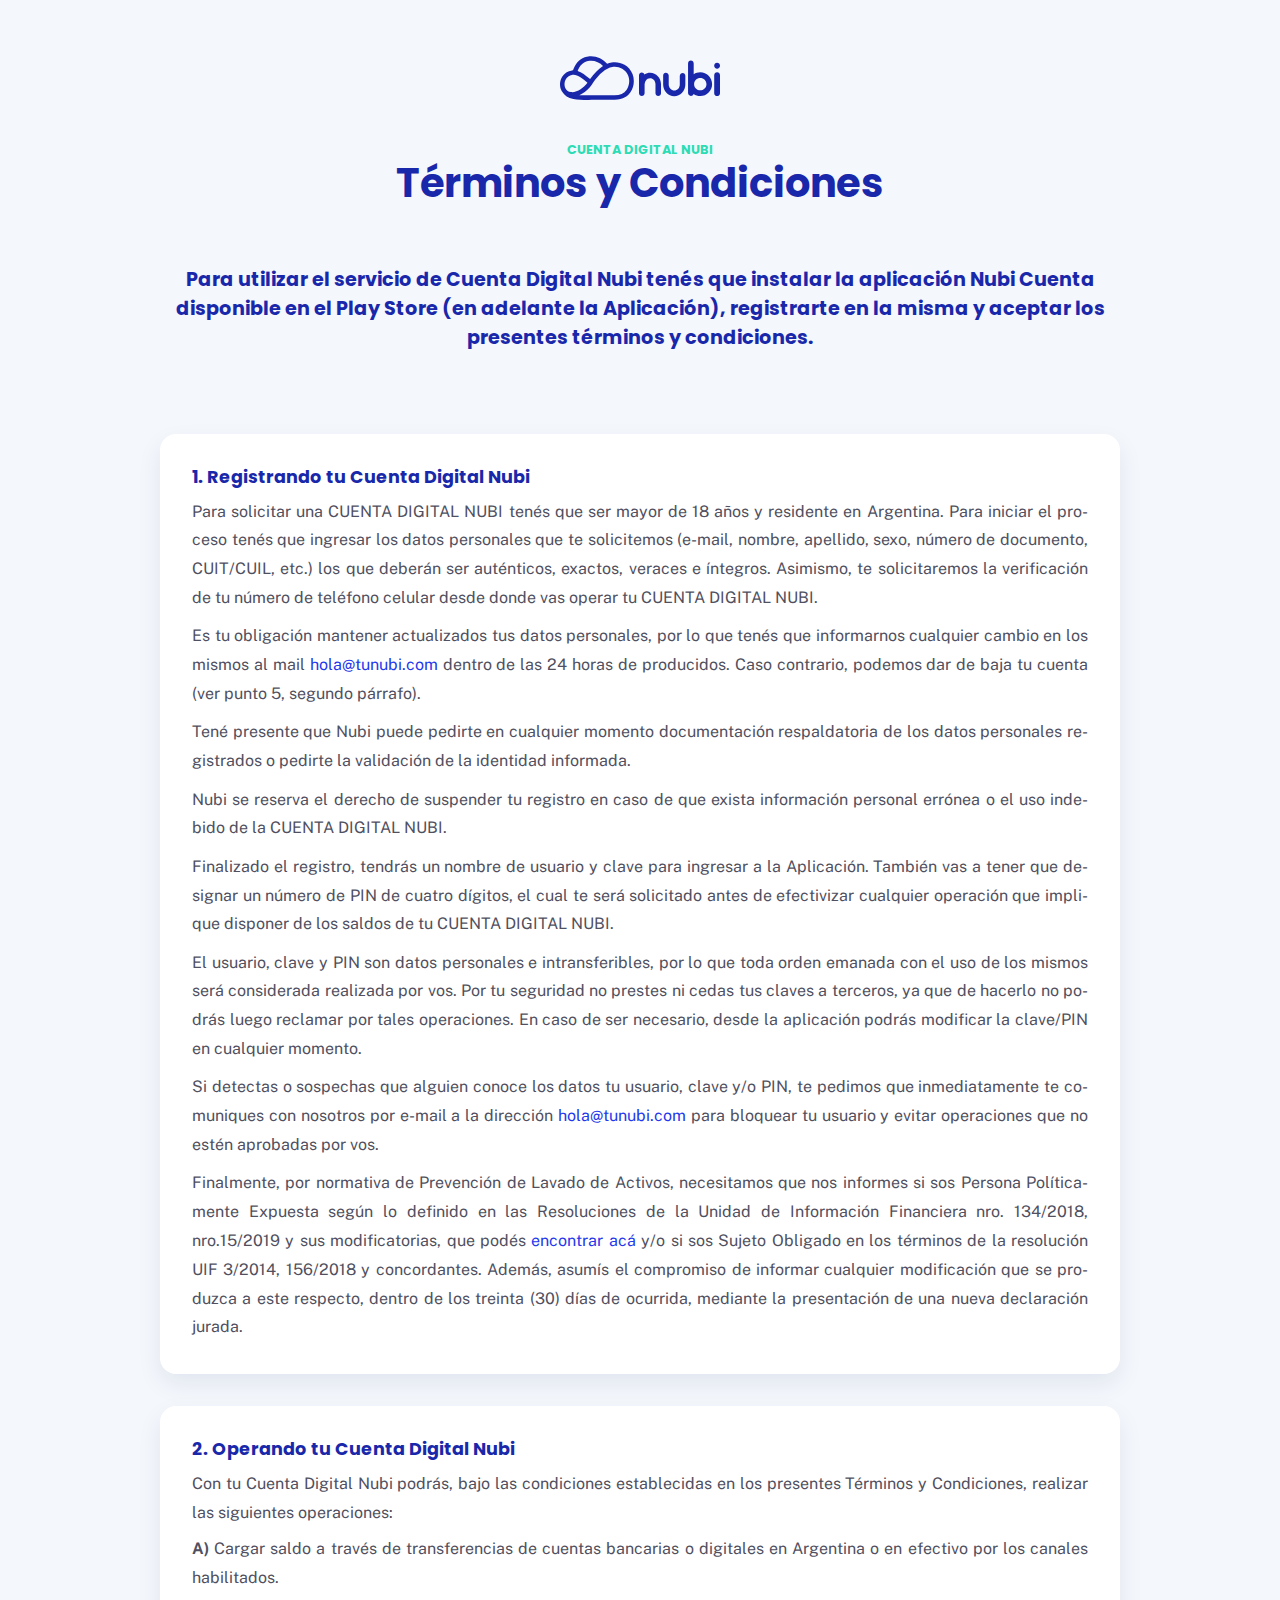
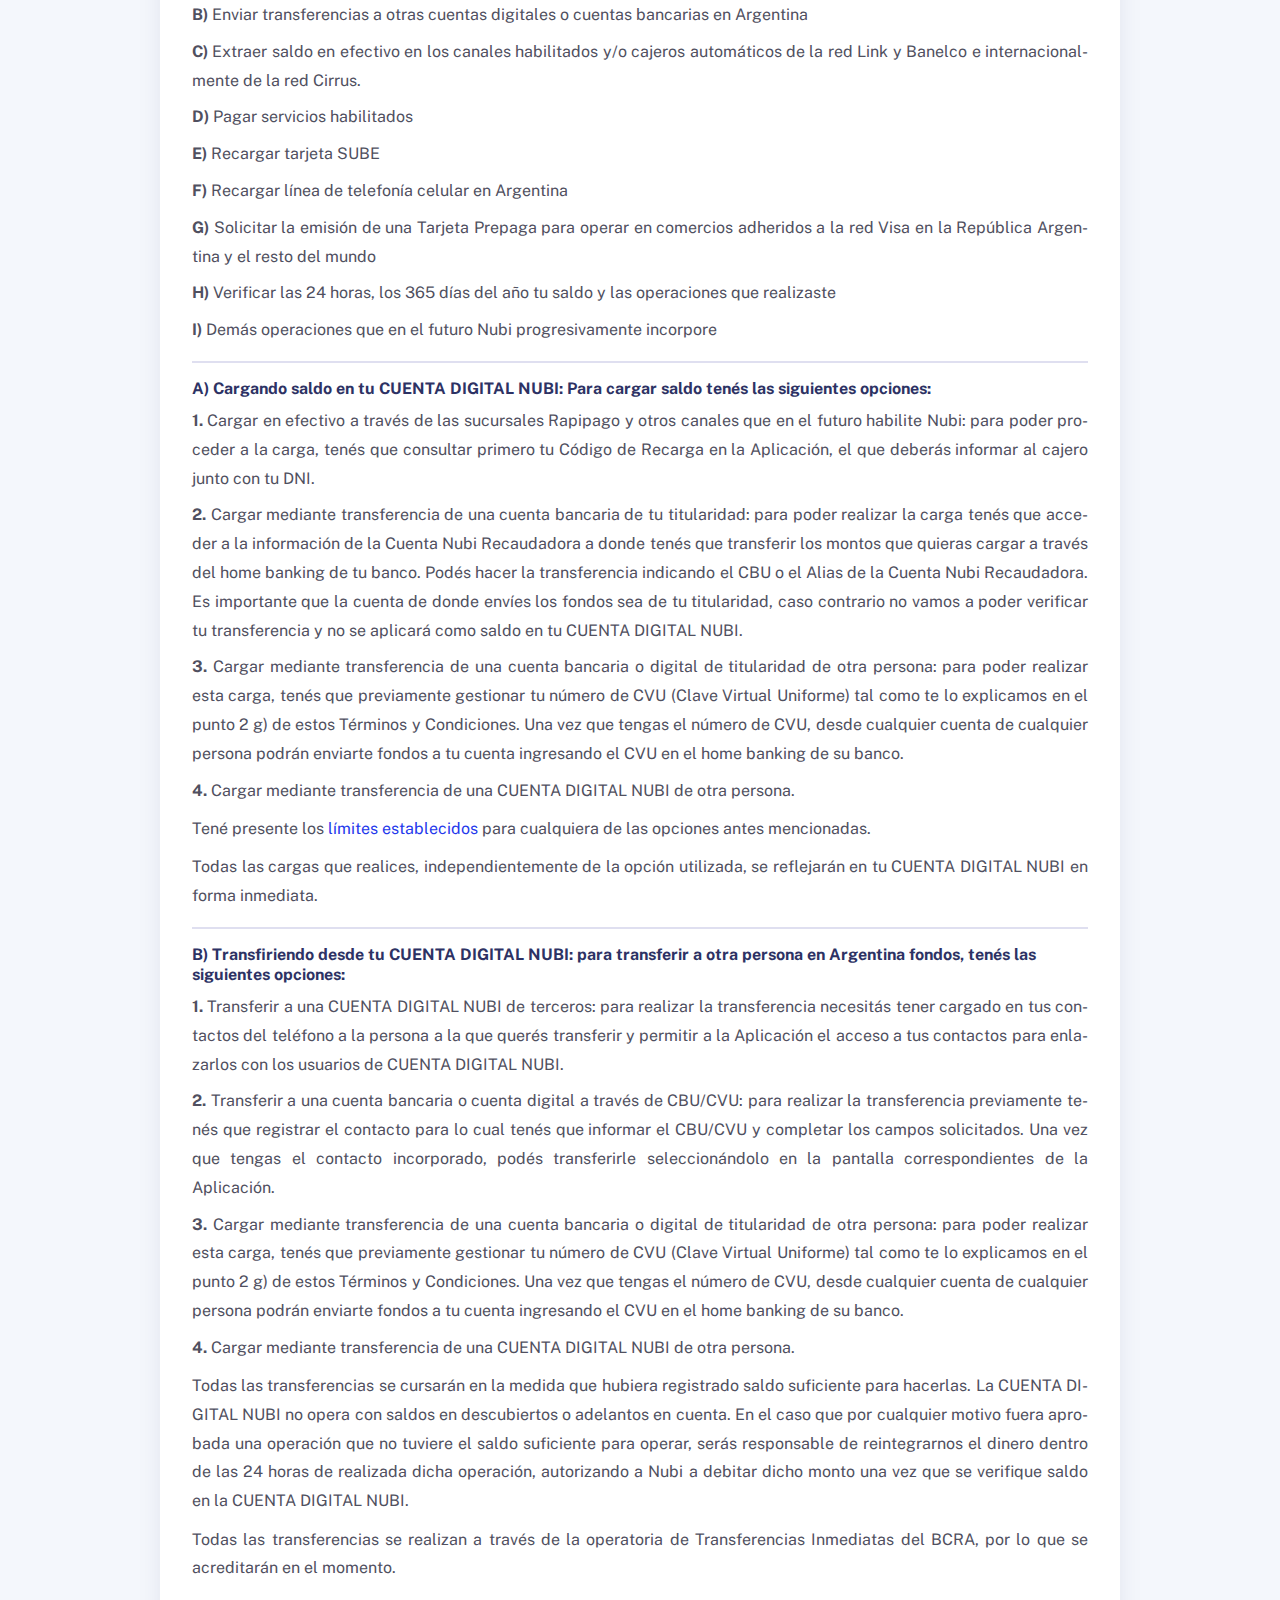
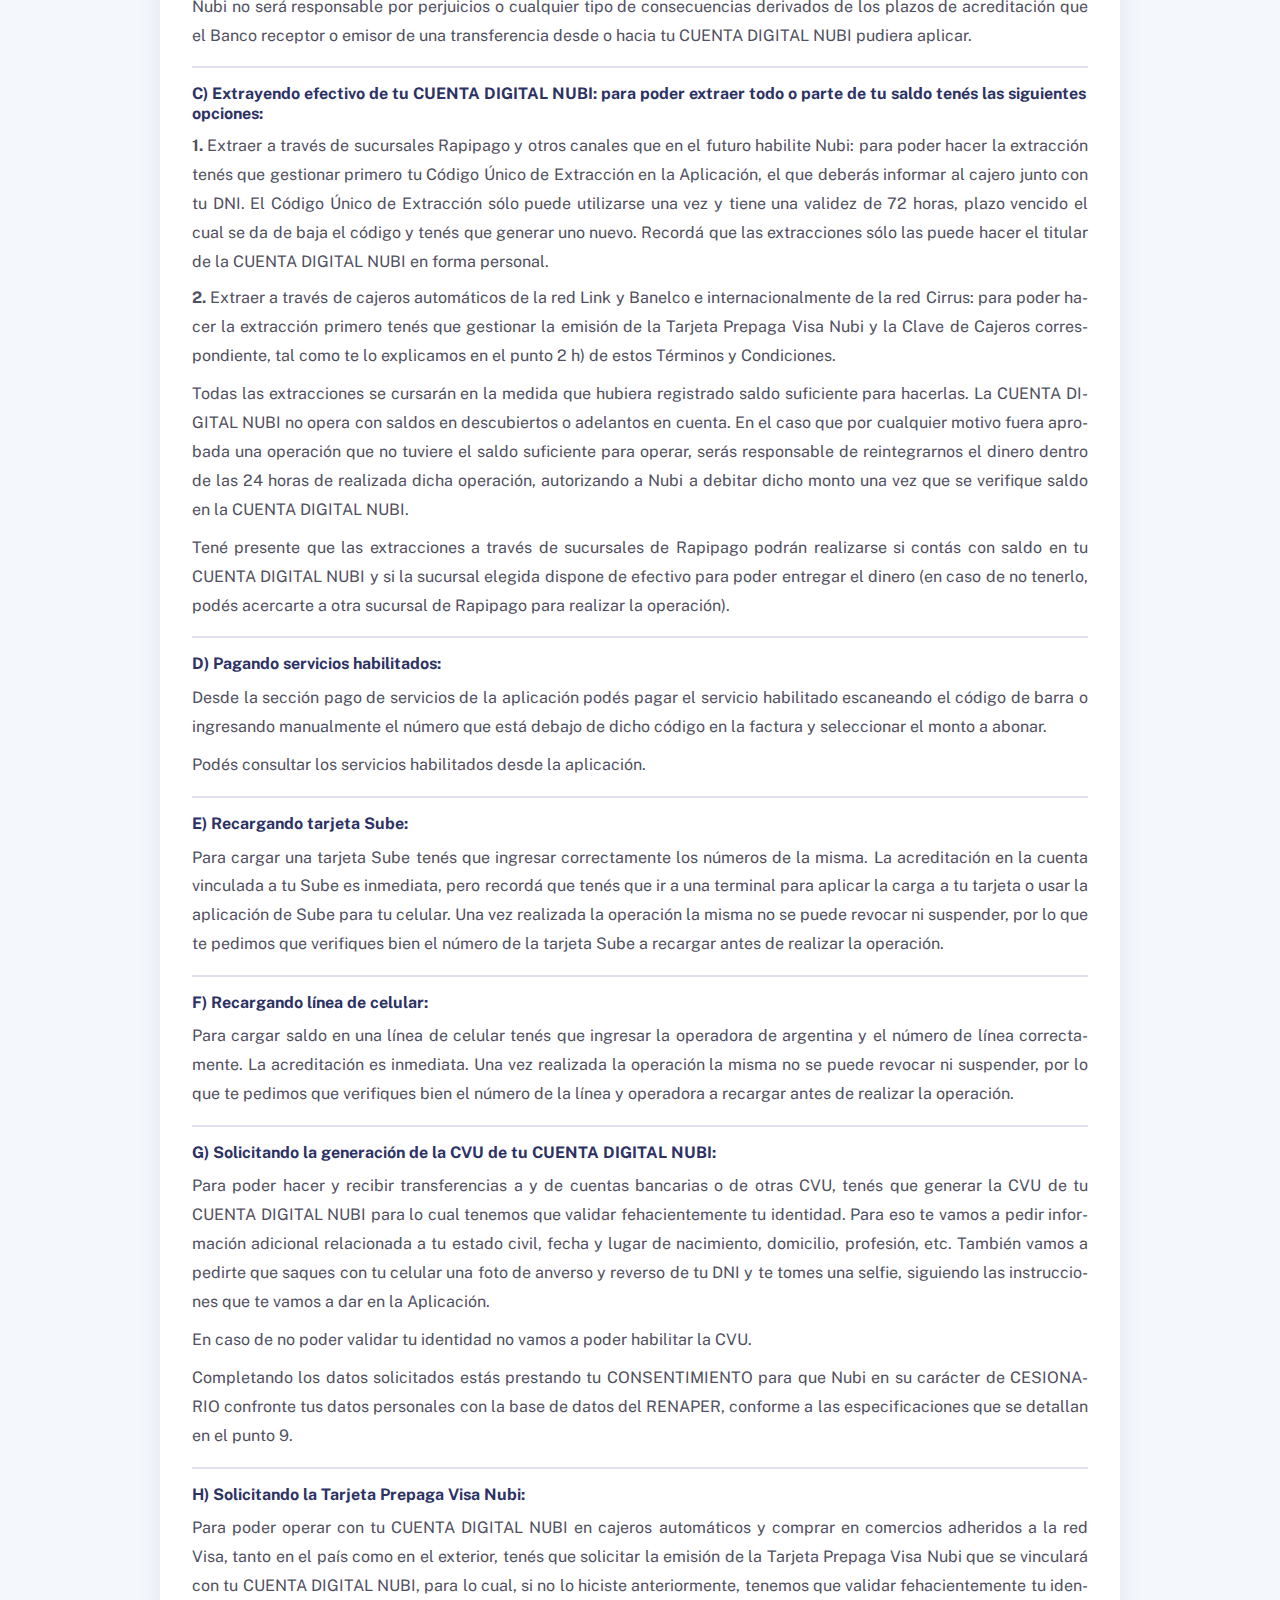
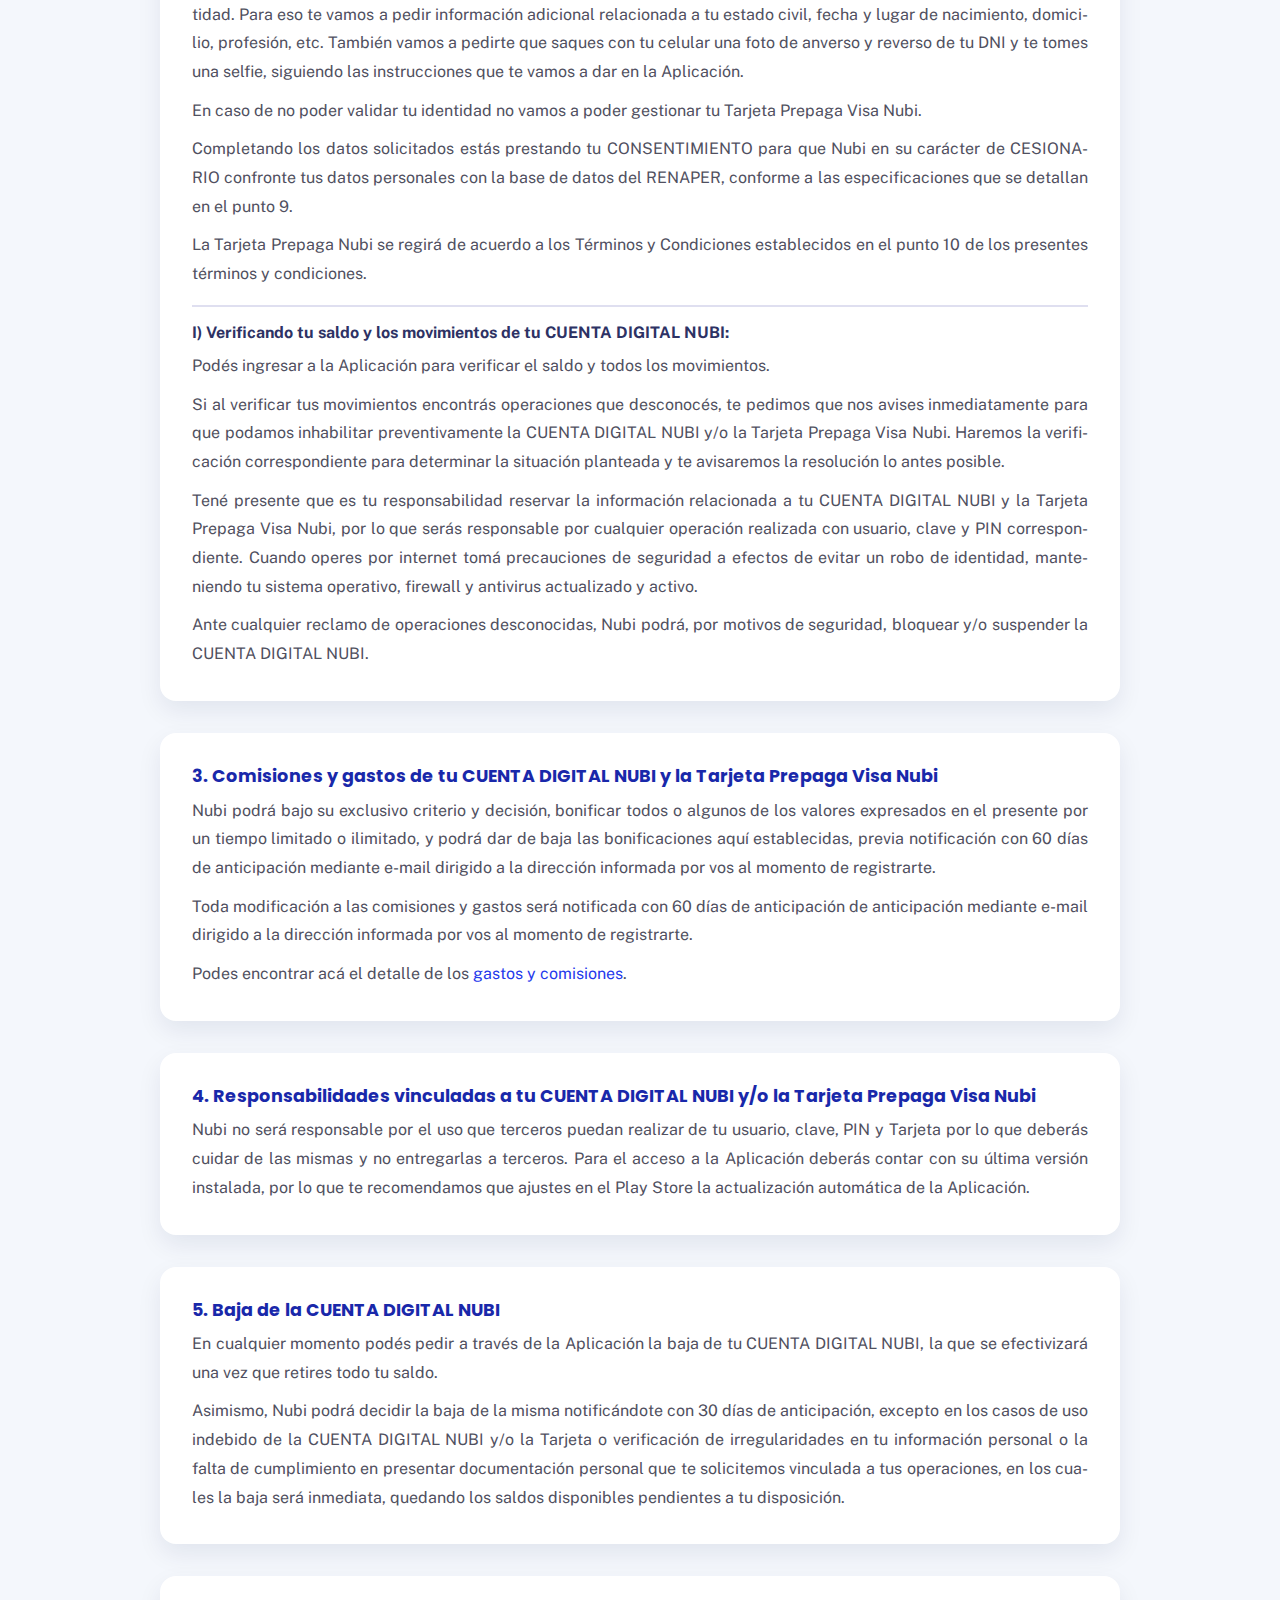
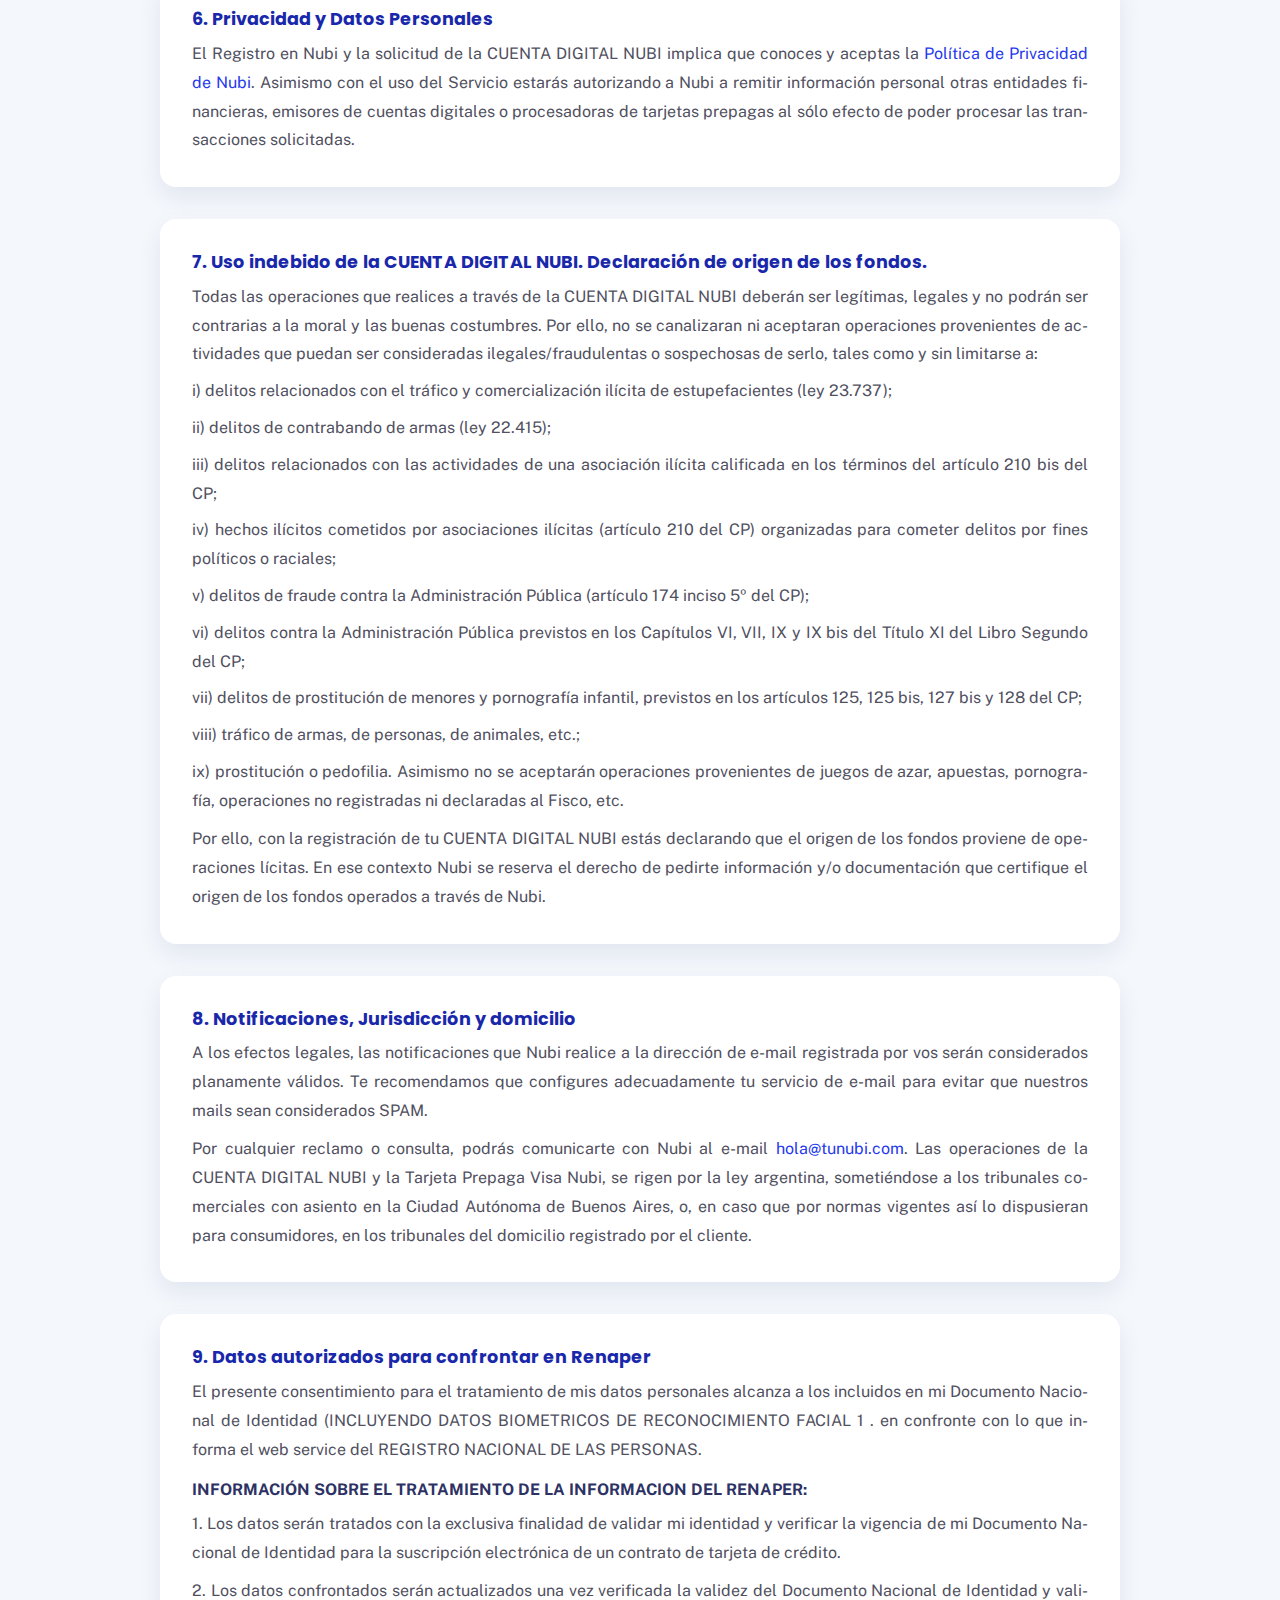
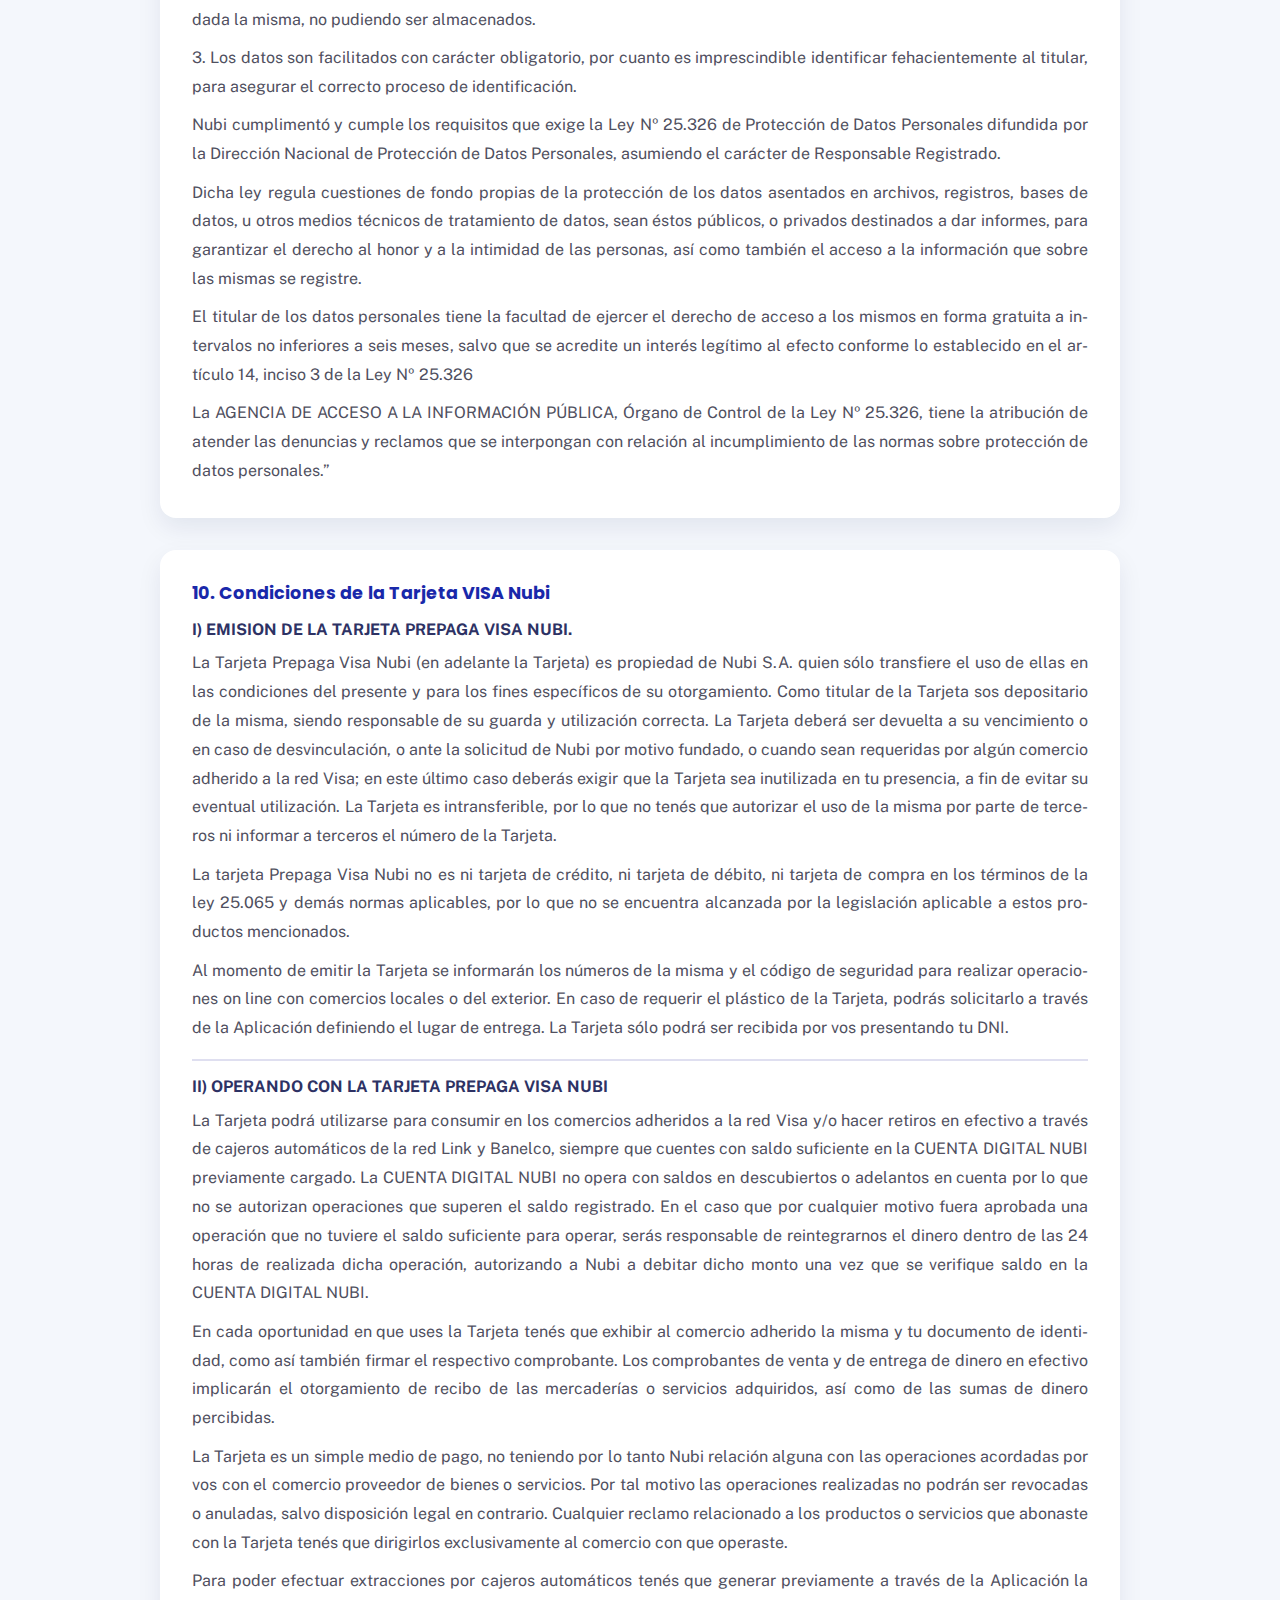
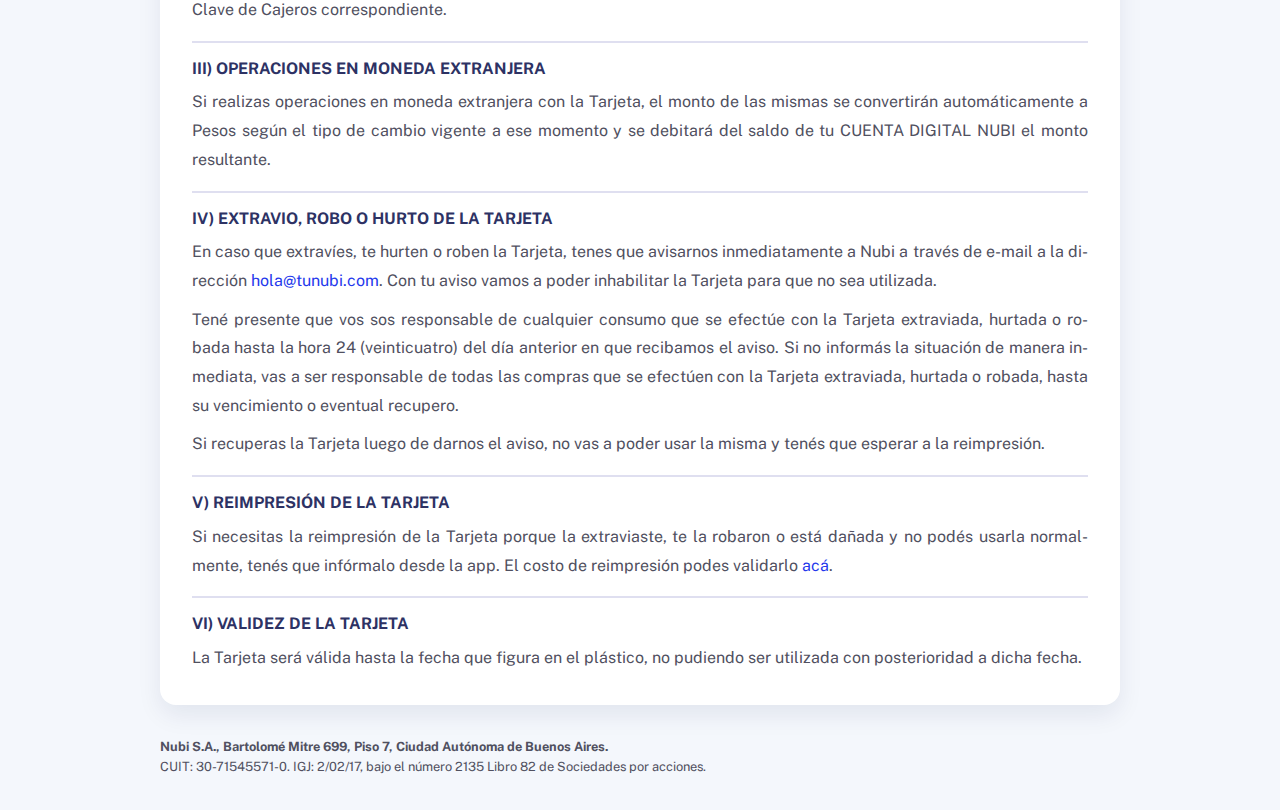
<file: index.html>
<!DOCTYPE html>
<!-- saved from url=(0033)https://www.tunubi.com/terms.html -->
<html lang="es">
	<head>
		<meta http-equiv="Content-Type" content="text/html; charset=UTF-8">
        <title>Nubi Cuenta: Términos &#38; Condiciones</title>
        <meta name="viewport" content="width=device-width, initial-scale=1">
        <meta property="og:title" content="Nubi Cuenta: Términos & Condiciones">
        <meta property="og:type" content="article">
        <meta property="og:url" content="https://nubicuenta.com/">
        <meta property="og:description" content="Nubi Cuenta. Los presentes términos y condiciones regulan tu relación con Nubi respecto de las operaciones de retiro y recarga de tus fondos en tu cuenta PayPal. Por favor lee bien las mismas antes de operar.">
        <link href="./styles.css" rel="stylesheet">
        <link rel="icon" type="image/ico" href="https://www.tunubi.com/assets/favicon.png">
    </head>
    <body>
        <div class="header">
            <div class="header-container">
                <img class="logo-nubi" src="img/nubi-logo.svg" alt="Nubi Cuenta">
                <h6>Cuenta Digital Nubi</h6>
                <h1>Términos y Condiciones</h1>
                <div class="span-intro">Para utilizar el servicio de Cuenta Digital Nubi tenés que instalar la aplicación Nubi Cuenta disponible en el Play Store (en adelante la Aplicación), registrarte en la misma y aceptar los presentes términos y condiciones.</div>
            </div>
        </div>
        <div class="contenido">                
            <h4>1. Registrando tu Cuenta Digital Nubi</h4>
            <p>Para solicitar una CUENTA DIGITAL NUBI ten&eacute;s que ser mayor de 18 a&ntilde;os y residente en Argentina. Para iniciar el proceso ten&eacute;s que ingresar los datos personales que te solicitemos (e-mail, nombre, apellido, sexo, n&uacute;mero de documento, CUIT/CUIL, etc.) los que deber&aacute;n ser aut&eacute;nticos, exactos, veraces e &iacute;ntegros. Asimismo, te solicitaremos la verificaci&oacute;n de tu n&uacute;mero de tel&eacute;fono celular desde donde vas operar tu CUENTA DIGITAL NUBI.&nbsp;</p>
            <p>Es tu obligaci&oacute;n mantener actualizados tus datos personales, por lo que ten&eacute;s que informarnos cualquier cambio en los mismos al mail <a href="mailto:hola@tunubi.com" target="_blank">hola@tunubi.com</a> dentro de las 24 horas de producidos. Caso contrario, podemos dar de baja tu cuenta (ver punto 5, segundo párrafo).</p>
            <p>Tené presente que Nubi puede pedirte en cualquier momento documentación respaldatoria de los datos personales registrados o pedirte la validación de la identidad informada.</p>
            <p>Nubi se reserva el derecho de suspender tu registro en caso de que exista información personal errónea o el uso indebido de la CUENTA DIGITAL NUBI.</p>
            <p>Finalizado el registro, tendr&aacute;s un nombre de usuario y clave para ingresar a la Aplicaci&oacute;n. Tambi&eacute;n vas a tener que designar un n&uacute;mero de PIN de cuatro d&iacute;gitos, el cual te ser&aacute; solicitado antes de efectivizar cualquier operaci&oacute;n que implique disponer de los saldos de tu CUENTA DIGITAL NUBI.&nbsp;</p>
            <p>El usuario, clave y PIN son datos personales e intransferibles, por lo que toda orden emanada con el uso de los mismos ser&aacute; considerada realizada por vos. Por tu seguridad no prestes ni cedas tus claves a terceros, ya que de hacerlo no podr&aacute;s luego reclamar por tales operaciones. En caso de ser necesario, desde la aplicación podrás modificar la clave/PIN en cualquier momento.</p>
            <p>Si detectas o sospechas que alguien conoce los datos tu usuario, clave y/o PIN, te pedimos que inmediatamente te comuniques con nosotros por e-mail a la dirección <a href="mailto:hola@tunubi.com" target="_blank">hola@tunubi.com</a> para bloquear tu usuario y evitar operaciones que no est&eacute;n aprobadas por vos.</p>
            <p>Finalmente, por normativa de Prevención de Lavado de Activos, necesitamos que nos informes si sos Persona Políticamente Expuesta según lo definido en las Resoluciones de la Unidad de Información Financiera nro. 134/2018, nro.15/2019 y sus modificatorias, que podés <a href="http://servicios.infoleg.gob.ar/infolegInternet/anexos/315000-319999/316668/texact.htm" target="_blank">encontrar acá</a> y/o si sos Sujeto Obligado en los términos de la resolución UIF 3/2014, 156/2018 y concordantes. Además, asumís el compromiso de informar cualquier modificación que se produzca a este respecto, dentro de los treinta (30) días de ocurrida, mediante la presentación de una nueva declaración jurada.</p>
        </div>
        <div class="contenido">
            <h4>2. Operando tu Cuenta Digital Nubi</h4>

            <p>Con tu Cuenta Digital Nubi podr&aacute;s, bajo las condiciones establecidas en los presentes T&eacute;rminos y Condiciones, realizar las siguientes operaciones:&nbsp;</p>
            <ol>
                <li>
                    <span class="item-title">A) </span>Cargar saldo a trav&eacute;s de transferencias de cuentas bancarias o digitales en Argentina o en efectivo por los canales habilitados. 
                </li>
                <li>
                    <span class="item-title">B) </span>Enviar transferencias a otras cuentas digitales o cuentas bancarias en Argentina 
                </li>
                <li>
                    <span class="item-title">C) </span>Extraer saldo en efectivo en los canales habilitados y/o cajeros autom&aacute;ticos de la red Link y Banelco e internacionalmente de la red Cirrus.
                </li>
                <li>
                    <span class="item-title">D) </span>Pagar servicios habilitados 
                </li>
                <li>
                    <span class="item-title">E) </span>Recargar tarjeta SUBE 
                </li>
                <li>
                    <span class="item-title">F) </span>Recargar l&iacute;nea de telefon&iacute;a celular en Argentina 
                </li>
                <li>
                    <span class="item-title">G) </span>Solicitar la emisi&oacute;n de una Tarjeta Prepaga para operar en comercios adheridos a la red Visa en la Rep&uacute;blica Argentina y el resto del mundo 
                </li>
                <li>
                    <span class="item-title">H) </span>Verificar las 24 horas, los 365 d&iacute;as del a&ntilde;o tu saldo y las operaciones que realizaste 
                </li>
                <li>
                    <span class="item-title">I) </span>Dem&aacute;s operaciones que en el futuro Nubi progresivamente incorpore 
                </li>
            </ol>
            <hr>
            <h5>A) Cargando saldo en tu CUENTA DIGITAL NUBI: Para cargar saldo tenés las siguientes opciones:</h5>
            <ol>
                <li>
                    <span class="item-title">1. </span>Cargar en efectivo a través de las sucursales Rapipago y otros canales que en el futuro habilite Nubi: para poder proceder a la carga, tenés que consultar primero tu Código de Recarga en la Aplicación, el que deberás informar al cajero junto con tu DNI. 
                </li>
                <li>
                    <span class="item-title">2. </span>Cargar mediante transferencia de una cuenta bancaria de tu titularidad: para poder realizar la carga tenés que acceder a la información de la Cuenta Nubi Recaudadora a donde tenés que transferir los montos que quieras cargar a través del home banking de tu banco. Podés hacer la transferencia indicando el CBU o el Alias de la Cuenta Nubi Recaudadora. Es importante que la cuenta de donde envíes los fondos sea de tu titularidad, caso contrario no vamos a poder verificar tu transferencia y no se aplicará como saldo en tu CUENTA DIGITAL NUBI.
                </li>
                <li>
                    <span class="item-title">3. </span>Cargar mediante transferencia de una cuenta bancaria o digital de titularidad de otra persona: para poder realizar esta carga, tenés que previamente gestionar tu número de CVU (Clave Virtual Uniforme) tal como te lo explicamos en el punto 2 g) de estos Términos y Condiciones. Una vez que tengas el número de CVU, desde cualquier cuenta de cualquier persona podrán enviarte fondos a tu cuenta ingresando el CVU en el home banking de su banco.
                </li>
                <li>
                    <span class="item-title">4. </span>Cargar mediante transferencia de una CUENTA DIGITAL NUBI de otra persona.
                </li>
            </ol>
            <p>Tené presente los <a href="./limites-por-transaccion/index.html" target="_blank">límites establecidos</a> para cualquiera de las opciones antes mencionadas.
            </p>
            <!-- Límites de Transacciones -->
            <!--
            <table>
                <thead>
                  <tr>
                    <td rowspan="2">Opera</td>
                    <td rowspan="2">Origen</td>
                    <td colspan="2">limite estandar</td>
                    <td colspan="2">por compor</td>
                  </tr>
                  <tr>
                    <td>monto diario</td>
                    <td>monto mensual</td>
                    <td>monto diario</td>
                    <td>monto mensual</td>
                  </tr>
                </thead>
                <tbody>
                  <tr>
                    <td>Transferencia propia</td>
                    <td>Transferencia propia</td>
                    <td>Transferencia propia</td>
                    <td>Transferencia propia</td>
                    <td>Transferencia propia</td>
                    <td>Transferencia propia</td>
                  </tr>
                </tbody>
            </table>
            -->
            <p>Todas las cargas que realices, independientemente de la opción utilizada, se reflejarán en tu CUENTA DIGITAL NUBI en forma inmediata.
            </p>
            <hr>
            <h5>B) Transfiriendo desde tu CUENTA DIGITAL NUBI: para transferir a otra persona en Argentina fondos, tenés las siguientes opciones:</h5>
                <ol>
                    <li>
                        <span class="item-title">1. </span>Transferir a una CUENTA DIGITAL NUBI de terceros: para realizar la transferencia necesitás tener cargado en tus contactos del teléfono a la persona a la que querés transferir y permitir a la Aplicación el acceso a tus contactos para enlazarlos con los usuarios de CUENTA DIGITAL NUBI.
                    </li>
                    <li>
                        <span class="item-title">2. </span>Transferir a una cuenta bancaria o cuenta digital a través de CBU/CVU: para realizar la transferencia previamente tenés que registrar el contacto para lo cual tenés que informar el CBU/CVU y completar los campos solicitados. Una vez que tengas el contacto incorporado, podés transferirle seleccionándolo en la pantalla correspondientes de la Aplicación.
                    </li>
                    <li>
                        <span class="item-title">3. </span>Cargar mediante transferencia de una cuenta bancaria o digital de titularidad de otra persona: para poder realizar esta carga, tenés que previamente gestionar tu número de CVU (Clave Virtual Uniforme) tal como te lo explicamos en el punto 2 g) de estos Términos y Condiciones. Una vez que tengas el número de CVU, desde cualquier cuenta de cualquier persona podrán enviarte fondos a tu cuenta ingresando el CVU en el home banking de su banco.
                    </li>
                    <li>
                        <span class="item-title">4. </span>Cargar mediante transferencia de una CUENTA DIGITAL NUBI de otra persona.
                    </li>
            </ol>
            <p>Todas las transferencias se cursarán en la medida que hubiera registrado saldo suficiente para hacerlas. La CUENTA DIGITAL NUBI no opera con saldos en descubiertos o adelantos en cuenta. En el caso que por cualquier motivo fuera aprobada una operación que no tuviere el saldo suficiente para operar, serás responsable de reintegrarnos el dinero dentro de las 24 horas de realizada dicha operación, autorizando a Nubi a debitar dicho monto una vez que se verifique saldo en la CUENTA DIGITAL NUBI.
            </p>
            <p>Todas las transferencias se realizan a través de la operatoria de Transferencias Inmediatas del BCRA, por lo que se acreditarán en el momento.  
            </p>
            <p>Nubi no será responsable por perjuicios o cualquier tipo de consecuencias derivados de los plazos de acreditación que el Banco receptor o emisor de una transferencia desde o hacia tu CUENTA DIGITAL NUBI pudiera aplicar. 
            </p>
            <hr>
            <h5>C) Extrayendo efectivo de tu CUENTA DIGITAL NUBI: para poder extraer todo o parte de tu saldo tenés las siguientes opciones:</h5>
                <ol>
                    <li>
                        <span class="item-title">1. </span>Extraer a través de sucursales Rapipago y otros canales que en el futuro habilite Nubi: para poder hacer la extracción tenés que gestionar primero tu Código Único de Extracción en la Aplicación, el que deberás informar al cajero junto con tu DNI. El Código Único de Extracción sólo puede utilizarse una vez y tiene una validez de 72 horas, plazo vencido el cual se da de baja el código y tenés que generar uno nuevo. Recordá que las extracciones sólo las puede hacer el titular de la CUENTA DIGITAL NUBI en forma personal.
                    </li>
                    <li>
                        <span class="item-title">2. </span>Extraer a través de cajeros automáticos de la red Link y Banelco e internacionalmente de la red Cirrus: para poder hacer la extracción primero tenés que gestionar la emisión de la Tarjeta Prepaga Visa Nubi y la Clave de Cajeros correspondiente, tal como te lo explicamos en el punto 2 h) de estos Términos y Condiciones.
                    </li>
                </ol>
                <p>Todas las extracciones se cursarán en la medida que hubiera registrado saldo suficiente para hacerlas. La CUENTA DIGITAL NUBI no opera con saldos en descubiertos o adelantos en cuenta. En el caso que por cualquier motivo fuera aprobada una operación que no tuviere el saldo suficiente para operar, serás responsable de reintegrarnos el dinero dentro de las 24 horas de realizada dicha operación, autorizando a Nubi a debitar dicho monto una vez que se verifique saldo en la CUENTA DIGITAL NUBI.
                </p>
                <p>Tené presente que las extracciones a través de sucursales de Rapipago podrán realizarse si contás con saldo en tu CUENTA DIGITAL NUBI y si la sucursal elegida dispone de efectivo para poder entregar el dinero (en caso de no tenerlo, podés acercarte a otra sucursal de Rapipago para realizar la operación).
                </p>
            <hr>
            <h5>D) Pagando servicios habilitados:</h5>
                <p>Desde la sección pago de servicios de la aplicación podés pagar el servicio habilitado escaneando el código de barra o ingresando manualmente el número que está debajo de dicho código en la factura y seleccionar el monto a abonar.
                </p>
                <p>Podés consultar los servicios habilitados desde la aplicación.</p>
            <hr>
            <h5>E) Recargando tarjeta Sube:</h5>
                <p>Para cargar una tarjeta Sube tenés que ingresar correctamente los números de la misma. La acreditación en la cuenta vinculada a tu Sube es inmediata, pero recordá que tenés que ir a una terminal para aplicar la carga a tu tarjeta o usar la aplicación de Sube para tu celular. Una vez realizada la operación la misma no se puede revocar ni suspender, por lo que te pedimos que verifiques bien el número de la tarjeta Sube a recargar antes de realizar la operación. 
                </p>
            <hr>
            <h5>F) Recargando línea de celular:</h5>
                <p>Para cargar saldo en una línea de celular tenés que ingresar la operadora de argentina y el número de línea correctamente. La acreditación es inmediata. Una vez realizada la operación la misma no se puede revocar ni suspender, por lo que te pedimos que verifiques bien el número de la línea y operadora a recargar antes de realizar la operación.
                </p>
            <hr>
            <h5>G) Solicitando la generación de la CVU de tu CUENTA DIGITAL NUBI:</h5>
                <p>Para poder hacer y recibir transferencias a y de cuentas bancarias o de otras CVU, tenés que generar la CVU de tu CUENTA DIGITAL NUBI para lo cual tenemos que validar fehacientemente tu identidad. Para eso te vamos a pedir información adicional relacionada a tu estado civil, fecha y lugar de nacimiento, domicilio, profesión, etc. También vamos a pedirte que saques con tu celular una foto de anverso y reverso de tu DNI y te tomes una selfie, siguiendo las instrucciones que te vamos a dar en la Aplicación.
                </p>
                <p>En caso de no poder validar tu identidad no vamos a poder habilitar la CVU.
                </p>
                <p>Completando los datos solicitados estás prestando tu CONSENTIMIENTO para que Nubi en su carácter de CESIONARIO confronte tus datos personales con la base de datos del RENAPER, conforme a las especificaciones que se detallan en el punto 9.
                </p>
            <hr>
            <h5>H) Solicitando la Tarjeta Prepaga Visa Nubi:</h5>
                <p>Para poder operar con tu CUENTA DIGITAL NUBI en cajeros automáticos y comprar en comercios adheridos a la red Visa, tanto en el país como en el exterior, tenés que solicitar la emisión de la Tarjeta Prepaga Visa Nubi que se vinculará con tu CUENTA DIGITAL NUBI, para lo cual, si no lo hiciste anteriormente, tenemos que validar fehacientemente tu identidad. Para eso te vamos a pedir información adicional relacionada a tu estado civil, fecha y lugar de nacimiento, domicilio, profesión, etc. También vamos a pedirte que saques con tu celular una foto de anverso y reverso de tu DNI y te tomes una selfie, siguiendo las instrucciones que te vamos a dar en la Aplicación. 
                </p>
                <p>En caso de no poder validar tu identidad no vamos a poder gestionar tu Tarjeta Prepaga Visa Nubi. 
                </p>
                <p>Completando los datos solicitados estás prestando tu CONSENTIMIENTO para que Nubi en su carácter de CESIONARIO confronte tus datos personales con la base de datos del RENAPER, conforme a las especificaciones que se detallan en el punto 9.
                </p>
                <p>La Tarjeta Prepaga Nubi se regirá de acuerdo a los Términos y Condiciones establecidos en el punto 10 de los presentes términos y condiciones. 
                </p>
            <hr>
            <h5>I) Verificando tu saldo y los movimientos de tu CUENTA DIGITAL NUBI:</h5>
                <p>Podés ingresar a la Aplicación para verificar el saldo y todos los movimientos. 
                </p>
                <p>Si al verificar tus movimientos encontrás operaciones que desconocés, te pedimos que nos avises inmediatamente para que podamos inhabilitar preventivamente la CUENTA DIGITAL NUBI y/o la Tarjeta Prepaga Visa Nubi. Haremos la verificación correspondiente para determinar la situación planteada y te avisaremos la resolución lo antes posible.
                </p>
                <p>Tené presente que es tu responsabilidad reservar la información relacionada a tu CUENTA DIGITAL NUBI y la Tarjeta Prepaga Visa Nubi, por lo que serás responsable por cualquier operación realizada con usuario, clave y PIN correspondiente. Cuando operes por internet tomá precauciones de seguridad a efectos de evitar un robo de identidad, manteniendo tu sistema operativo, firewall y antivirus actualizado y activo.
                </p>
                <p>Ante cualquier reclamo de operaciones desconocidas, Nubi podrá, por motivos de seguridad, bloquear y/o suspender la CUENTA DIGITAL NUBI.  
                </p>
        </div>
        <div class="contenido">
            <h4>3. Comisiones y gastos de tu CUENTA DIGITAL NUBI y la Tarjeta Prepaga Visa Nubi</h4>

            <p>Nubi podrá bajo su exclusivo criterio y decisión, bonificar todos o algunos de los valores expresados en el presente por un tiempo limitado o ilimitado, y podrá dar de baja las bonificaciones aquí establecidas, previa notificación con 60 días de anticipación mediante e-mail dirigido a la dirección informada por vos al momento de registrarte.</p>
            <p>Toda modificación a las comisiones y gastos será notificada con 60 días de anticipación de anticipación mediante e-mail dirigido a la dirección informada por vos al momento de registrarte.</p>
            <p>Podes encontrar acá el detalle de los <a href="./comisiones-y-gastos/index.html" target="_blank">gastos y comisiones</a>.</p>
        </div>
        <div class="contenido">
            <h4>4. Responsabilidades vinculadas a tu CUENTA DIGITAL NUBI y/o la Tarjeta Prepaga Visa Nubi</h4>

            <p>Nubi no será responsable por el uso que terceros puedan realizar de tu usuario, clave, PIN y Tarjeta por lo que deberás cuidar de las mismas y no entregarlas a terceros. Para el acceso a la Aplicación deberás contar con su última versión instalada, por lo que te recomendamos que ajustes en el Play Store la actualización automática de la Aplicación.</p>
        </div>
        <div class="contenido">
            <h4>5. Baja de la CUENTA DIGITAL NUBI</h4>

            <p>En cualquier momento podés pedir a través de la Aplicación la baja de tu CUENTA DIGITAL NUBI, la que se efectivizará una vez que retires todo tu saldo.</p>
            <p>Asimismo, Nubi podrá decidir la baja de la misma notificándote con 30 días de anticipación, excepto en los casos de uso indebido de la CUENTA DIGITAL NUBI y/o la Tarjeta o verificación de irregularidades en tu información personal o la falta de cumplimiento en presentar documentación personal que te solicitemos vinculada a tus operaciones, en los cuales la baja será inmediata, quedando los saldos disponibles pendientes a tu disposición.</p>
        </div>
        <div class="contenido">
            <h4>6. Privacidad y Datos Personales</h4>

            <p>El Registro en Nubi y la solicitud de la CUENTA DIGITAL NUBI implica que conoces y aceptas la <a href="https://www.tunubi.com/privacidad" target="_blank">Política de Privacidad de Nubi</a>. Asimismo con el uso del Servicio estarás autorizando a Nubi a remitir información personal otras entidades financieras, emisores de cuentas digitales o procesadoras de tarjetas prepagas al sólo efecto de poder procesar las transacciones solicitadas. </p>
        </div>
        <div class="contenido">
            <h4>7. Uso indebido de la CUENTA DIGITAL NUBI. Declaración de origen de los fondos.</h4>

            <p>Todas las operaciones que realices a través de la CUENTA DIGITAL NUBI deberán ser legítimas, legales y no podrán ser contrarias a la moral y las buenas costumbres. Por ello, no se canalizaran ni aceptaran operaciones provenientes de actividades que puedan ser consideradas ilegales/fraudulentas o sospechosas de serlo, tales como y sin limitarse a:
            </p>
            <ul>
                <li>
                    i) delitos relacionados con el tráfico y comercialización ilícita de estupefacientes (ley 23.737);
                </li>
                <li>
                    ii) delitos de contrabando de armas (ley 22.415);
                </li>
                <li>
                    iii) delitos relacionados con las actividades de una asociación ilícita calificada en los términos del artículo 210 bis del CP;
                </li>
                <li>
                    iv) hechos ilícitos cometidos por asociaciones ilícitas (artículo 210 del CP) organizadas para cometer delitos por fines políticos o raciales;
                </li>
                <li>
                    v) delitos de fraude contra la Administración Pública (artículo 174 inciso 5º del CP);
                </li>
                <li>
                    vi) delitos contra la Administración Pública previstos en los Capítulos VI, VII, IX y IX bis del Título XI del Libro Segundo del CP;
                </li>
                <li>
                    vii) delitos de prostitución de menores y pornografía infantil, previstos en los artículos 125, 125 bis, 127 bis y 128 del CP;
                </li>
                <li>
                    viii) tráfico de armas, de personas, de animales, etc.;
                </li>
                <li>
                    ix) prostitución o pedofilia. Asimismo no se aceptarán operaciones provenientes de juegos de azar, apuestas, pornografía, operaciones no registradas ni declaradas al Fisco, etc.
                </li>
            </ul>
            <p>
            Por ello, con la registración de tu CUENTA DIGITAL NUBI estás declarando que el origen de los fondos proviene de operaciones lícitas. En ese contexto Nubi se reserva el derecho de pedirte información y/o documentación que certifique el origen de los fondos operados a través de Nubi.
            </p>
        </div>
        <div class="contenido">
            <h4>8. Notificaciones, Jurisdicción y domicilio</h4>

            <p>A los efectos legales, las notificaciones que Nubi realice a la dirección de e-mail registrada por vos serán considerados planamente válidos. Te recomendamos que configures adecuadamente tu servicio de e-mail para evitar que nuestros mails sean considerados SPAM.</p>
            <p>Por cualquier reclamo o consulta, podrás comunicarte con Nubi al e-mail <a href="mailto:hola@tunubi.com" target="_blank">hola@tunubi.com</a>. Las operaciones de la CUENTA DIGITAL NUBI y la Tarjeta Prepaga Visa Nubi, se rigen por la ley argentina, sometiéndose a los tribunales comerciales con asiento en la Ciudad Autónoma de Buenos Aires, o, en caso que por normas vigentes así lo dispusieran para consumidores, en los tribunales del domicilio registrado por el cliente.</p>
        </div>
        <div class="contenido">
            <h4>9. Datos autorizados para confrontar en Renaper</h4>

            <p>El presente consentimiento para el tratamiento de mis datos personales alcanza a los incluidos en mi Documento Nacional de Identidad (INCLUYENDO DATOS BIOMETRICOS DE RECONOCIMIENTO FACIAL 1 . en confronte con lo que informa el web service del REGISTRO NACIONAL DE LAS PERSONAS.</p>
            <h5>INFORMACIÓN SOBRE EL TRATAMIENTO DE LA INFORMACION DEL RENAPER:</h5>
            <p>1. Los datos serán tratados con la exclusiva finalidad de validar mi identidad y verificar la vigencia de mi Documento Nacional de Identidad para la suscripción electrónica de un contrato de tarjeta de crédito.</p>
            <p>2. Los datos confrontados serán actualizados una vez verificada la validez del Documento Nacional de Identidad y validada la misma, no pudiendo ser almacenados.</p>
            <p>3. Los datos son facilitados con carácter obligatorio, por cuanto es imprescindible identificar fehacientemente al titular, para asegurar el correcto proceso de identificación.</p>
            <p>Nubi cumplimentó y cumple los requisitos que exige la Ley Nº 25.326 de Protección de Datos Personales difundida por la Dirección Nacional de Protección de Datos Personales, asumiendo el carácter de Responsable Registrado.</p>
            <p>Dicha ley regula cuestiones de fondo propias de la protección de los datos asentados en archivos, registros, bases de datos, u otros medios técnicos de tratamiento de datos, sean éstos públicos, o privados destinados a dar informes, para garantizar el derecho al honor y a la intimidad de las personas, así como también el acceso a la información que sobre las mismas se registre.</p>
            <p>El titular de los datos personales tiene la facultad de ejercer el derecho de acceso a los mismos en forma gratuita a intervalos no inferiores a seis meses, salvo que se acredite un interés legítimo al efecto conforme lo establecido en el artículo 14, inciso 3 de la Ley Nº 25.326</p>
            <p>La AGENCIA DE ACCESO A LA INFORMACIÓN PÚBLICA, Órgano de Control de la Ley Nº 25.326, tiene la atribución de atender las denuncias y reclamos que se interpongan con relación al incumplimiento de las normas sobre protección de datos personales.”</p>
        </div>
        <div class="contenido">
            <h4>10. Condiciones de la Tarjeta VISA Nubi</h4>

            <h5>I) EMISION DE LA TARJETA PREPAGA VISA NUBI.</h5>
            <p>La Tarjeta Prepaga Visa Nubi (en adelante la Tarjeta) es propiedad de Nubi S.A. quien sólo transfiere el uso de ellas en las condiciones del presente y para los fines específicos de su otorgamiento. Como titular de la Tarjeta sos depositario de la misma, siendo responsable de su guarda y utilización correcta. La Tarjeta deberá ser devuelta a su vencimiento o en caso de desvinculación, o ante la solicitud de Nubi por motivo fundado, o cuando sean requeridas por algún comercio adherido a la red Visa; en este último caso deberás exigir que la Tarjeta sea inutilizada en tu presencia, a fin de evitar su eventual utilización. La Tarjeta es intransferible, por lo que no tenés que autorizar el uso de la misma por parte de terceros ni informar a terceros el número de la Tarjeta.</p>
            <p>La tarjeta Prepaga Visa Nubi no es ni tarjeta de crédito, ni tarjeta de débito, ni tarjeta de compra en los términos de la ley 25.065 y demás normas aplicables, por lo que no se encuentra alcanzada por la legislación aplicable a estos productos mencionados.</p>
            <p>Al momento de emitir la Tarjeta se informarán los números de la misma y el código de seguridad para realizar operaciones on line con comercios locales o del exterior. En caso de requerir el plástico de la Tarjeta, podrás solicitarlo a través de la Aplicación definiendo el lugar de entrega. La Tarjeta sólo podrá ser recibida por vos presentando tu DNI.</p>
            <hr>
            <h5>II) OPERANDO CON LA TARJETA PREPAGA VISA NUBI</h5>
            <p>La Tarjeta podrá utilizarse para consumir en los comercios adheridos a la red Visa y/o hacer retiros en efectivo a través de cajeros automáticos de la red Link y Banelco, siempre que cuentes con saldo suficiente en la CUENTA DIGITAL NUBI previamente cargado. La CUENTA DIGITAL NUBI no opera con saldos en descubiertos o adelantos en cuenta por lo que no se autorizan operaciones que superen el saldo registrado. En el caso que por cualquier motivo fuera aprobada una operación que no tuviere el saldo suficiente para operar, serás responsable de reintegrarnos el dinero dentro de las 24 horas de realizada dicha operación, autorizando a Nubi a debitar dicho monto una vez que se verifique saldo en la CUENTA DIGITAL NUBI.</p>
            <p>En cada oportunidad en que uses la Tarjeta tenés que exhibir al comercio adherido la misma y tu documento de identidad, como así también firmar el respectivo comprobante. Los comprobantes de venta y de entrega de dinero en efectivo implicarán el otorgamiento de recibo de las mercaderías o servicios adquiridos, así como de las sumas de dinero percibidas.</p>
            <p>La Tarjeta es un simple medio de pago, no teniendo por lo tanto Nubi relación alguna con las operaciones acordadas por vos con el comercio proveedor de bienes o servicios. Por tal motivo las operaciones realizadas no podrán ser revocadas o anuladas, salvo disposición legal en contrario. Cualquier reclamo relacionado a los productos o servicios que abonaste con la Tarjeta tenés que dirigirlos exclusivamente al comercio con que operaste.</p>
            <p>Para poder efectuar extracciones por cajeros automáticos tenés que generar previamente a través de la Aplicación la Clave de Cajeros correspondiente.</p>
            <hr>
            <h5>III) OPERACIONES EN MONEDA EXTRANJERA</h5>
            <p>Si realizas operaciones en moneda extranjera con la Tarjeta, el monto de las mismas se convertirán automáticamente a Pesos según el tipo de cambio vigente a ese momento y se debitará del saldo de tu CUENTA DIGITAL NUBI el monto resultante.</p>
            <hr>
            <h5>IV) EXTRAVIO, ROBO O HURTO DE LA TARJETA</h5>
            <p>En caso que extravíes, te hurten o roben la Tarjeta, tenes que avisarnos inmediatamente a Nubi a través de e-mail a la dirección <a href="mailto:hola@tunubi.com" target="_blank">hola@tunubi.com</a>. Con tu aviso vamos a poder inhabilitar la Tarjeta para que no sea utilizada.</p>
            <p>Tené presente que vos sos responsable de cualquier consumo que se efectúe con la Tarjeta extraviada, hurtada o robada hasta la hora 24 (veinticuatro) del día anterior en que recibamos el aviso. Si no informás la situación de manera inmediata, vas a ser responsable de todas las compras que se efectúen con la Tarjeta extraviada, hurtada o robada, hasta su vencimiento o eventual recupero. </p>
            <p>Si recuperas la Tarjeta luego de darnos el aviso, no vas a poder usar la misma y tenés que esperar a la reimpresión.</p>
            <hr>
            <h5>V) REIMPRESIÓN DE LA TARJETA</h5>
            <p>Si necesitas la reimpresión de la Tarjeta porque la extraviaste, te la robaron o está dañada y no podés usarla normalmente, tenés que infórmalo desde la app. El costo de reimpresión podes validarlo <a href="./comisiones-y-gastos/index.html" target="_blank">acá</a>.</p>
            <hr>
            <h5>VI) VALIDEZ DE LA TARJETA</h5>
            <p>La Tarjeta será válida hasta la fecha que figura en el plástico, no pudiendo ser utilizada con posterioridad a dicha fecha.</p>
    </div>
    <div class="footer">
        <p>
            <b>Nubi S.A., Bartolomé Mitre 699, Piso 7, Ciudad Autónoma de Buenos Aires.</b>
            <br>CUIT: 30-71545571-0. IGJ: 2/02/17, bajo el número 2135 Libro 82 de Sociedades por acciones.
        </p>
    </div>
    </body>
</html>
</file>
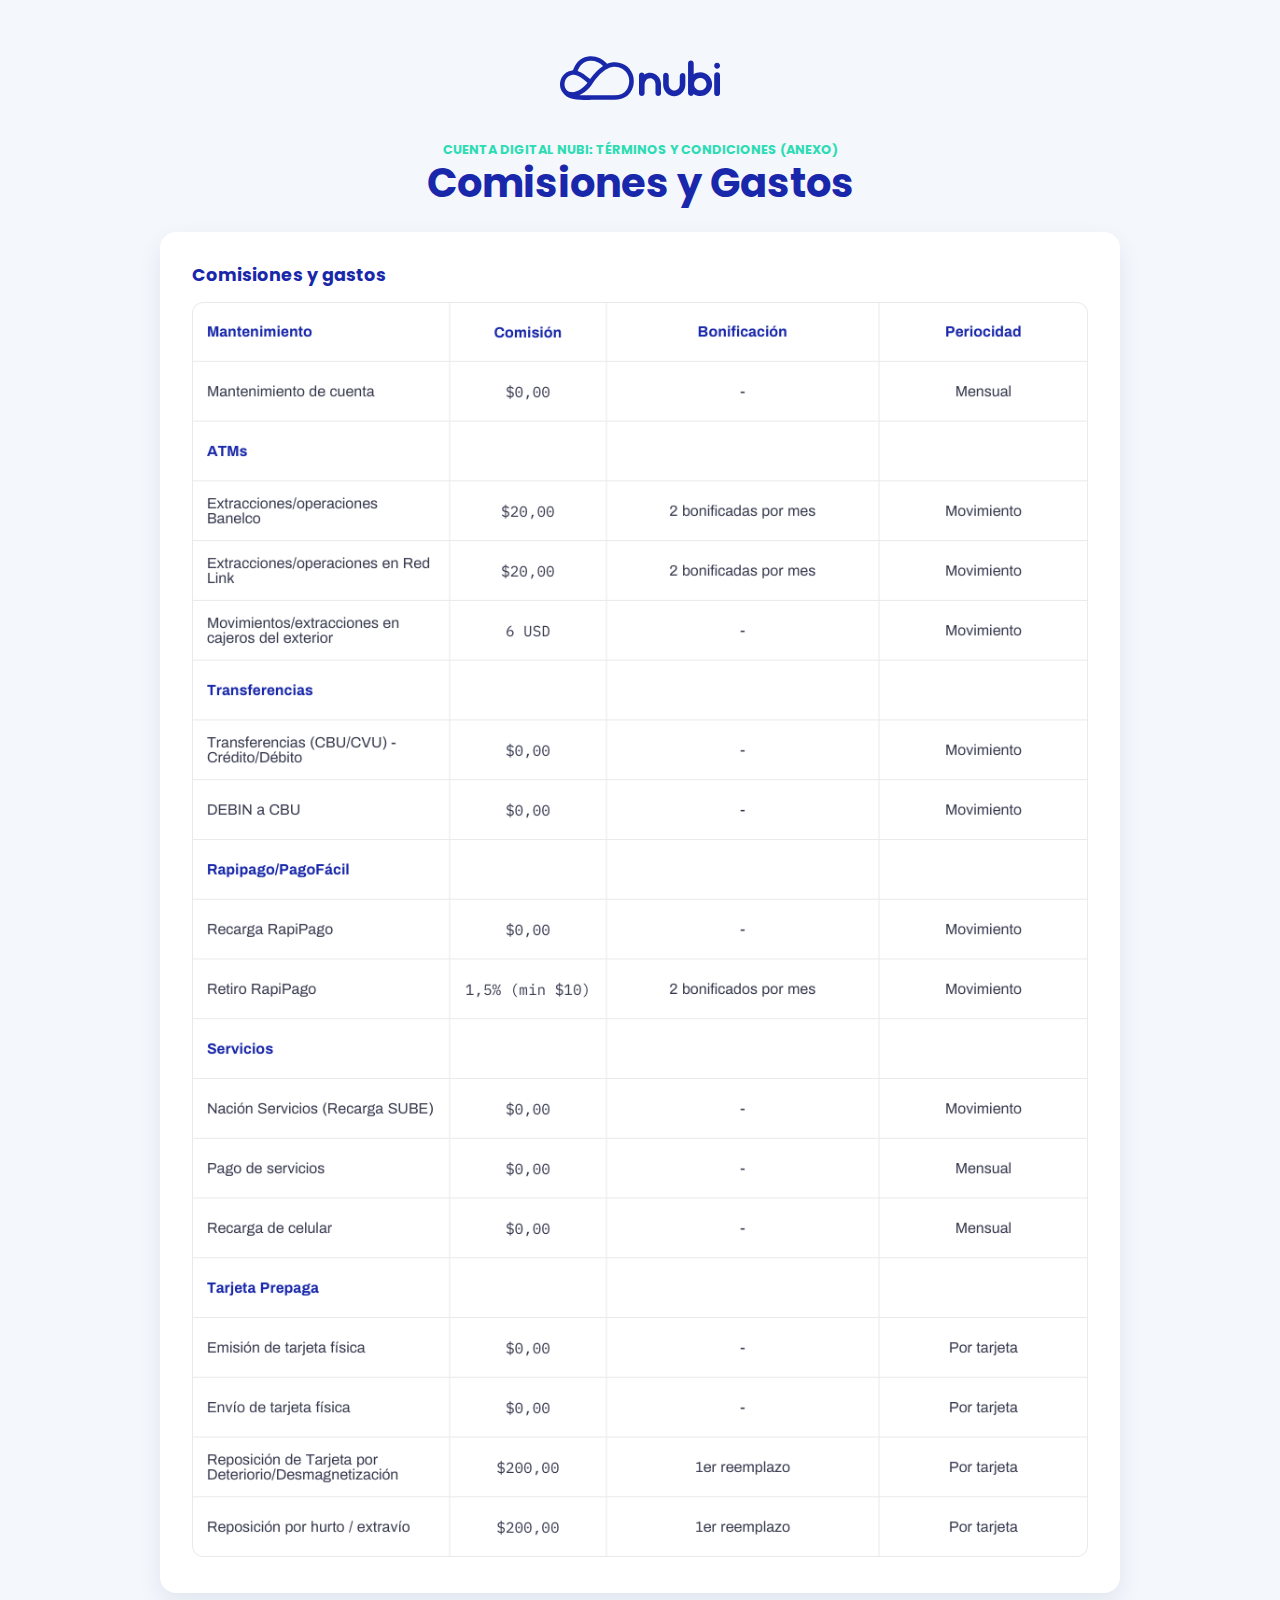
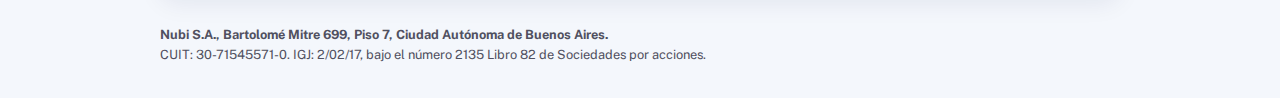
<file: comisiones-y-gastos/index.html>
<!DOCTYPE html>
<!-- saved from url=(0033)https://www.tunubi.com/terms.html -->
<html lang="es">
	<head>
		<meta http-equiv="Content-Type" content="text/html; charset=UTF-8">
        <title>Nubi Cuenta: Términos &#38; Condiciones</title>
        <meta name="viewport" content="width=device-width, initial-scale=1">
        <meta property="og:title" content="Nubi Cuenta: Comisiones y Gastos">
        <meta property="og:type" content="article">
        <meta property="og:url" content="https://nubicuenta.com/">
        <meta property="og:description" content="Nubi Cuenta. Los presentes términos y condiciones regulan tu relación con Nubi respecto de las operaciones de retiro y recarga de tus fondos en tu cuenta PayPal. Por favor lee bien las mismas antes de operar.">
        <link href="../styles.css" rel="stylesheet">
        <link rel="icon" type="image/ico" href="https://www.tunubi.com/assets/favicon.png">
    </head>
    <body>
        <div class="header">
            <div class="header-container">
                <img class="logo-nubi" src="../img/nubi-logo.svg" alt="Nubi Cuenta">
                <h6>Cuenta Digital Nubi: Términos y Condiciones (Anexo)</h6>
                <h1>Comisiones y Gastos</h1>
            </div>
        </div>
        <div class="contenido">
            <h4>Comisiones y gastos</h4>
            <img class="table" src="../img/tabla-gastos_y_comisiones.png" alt="Tabla de Operaciones de Ingreso de Cuenta">
        </div>
    <div class="footer">
                <p>
                    <b>Nubi S.A., Bartolomé Mitre 699, Piso 7, Ciudad Autónoma de Buenos Aires.</b>
                    <br>CUIT: 30-71545571-0. IGJ: 2/02/17, bajo el número 2135 Libro 82 de Sociedades por acciones.
                </p>
    </div>
    </body>
</html>
</file>
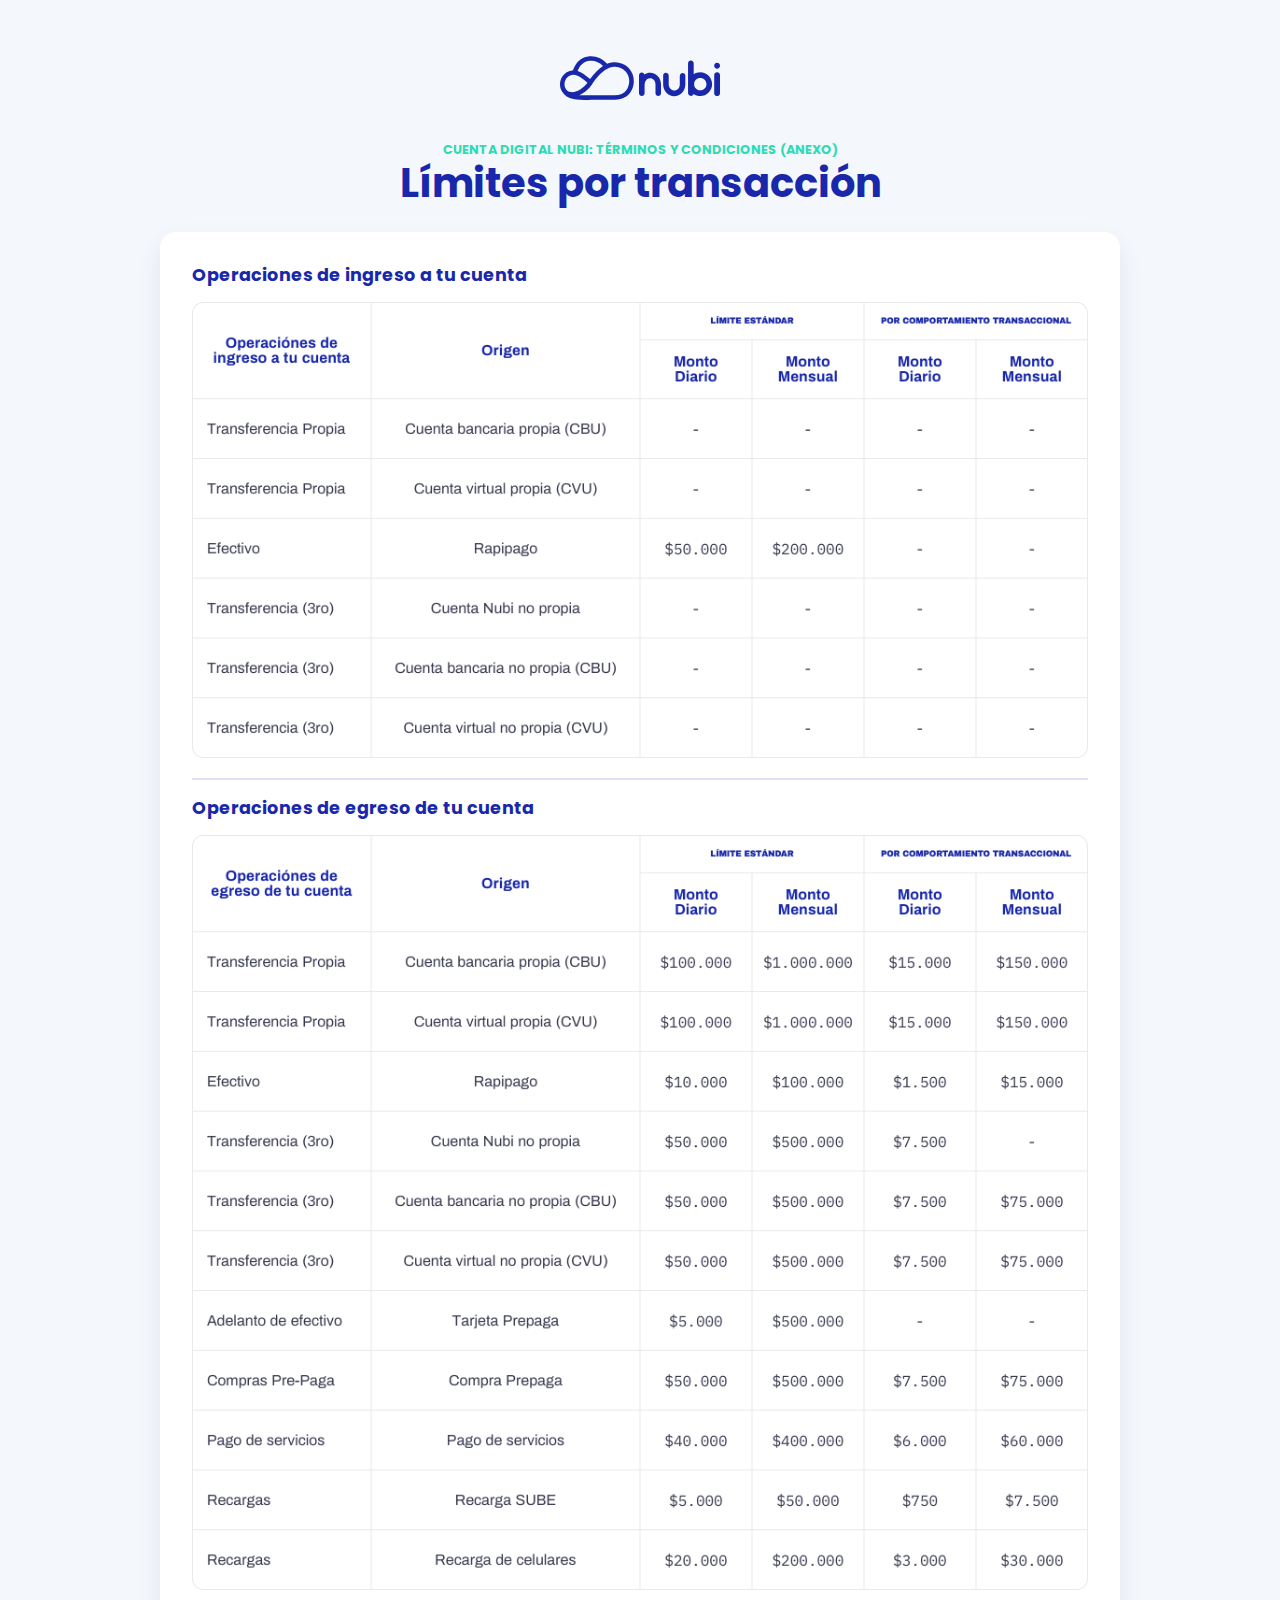
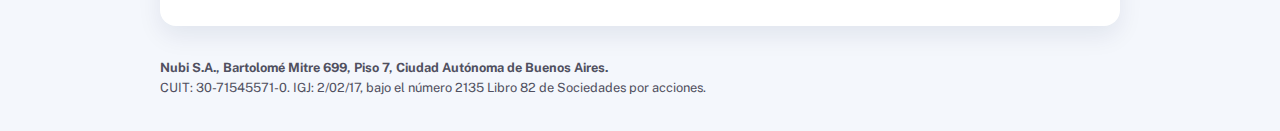
<file: limites-por-transaccion/index.html>
<!DOCTYPE html>
<!-- saved from url=(0033)https://www.tunubi.com/terms.html -->
<html lang="es">
	<head>
		<meta http-equiv="Content-Type" content="text/html; charset=UTF-8">
        <title>Nubi Cuenta: Términos &#38; Condiciones</title>
        <meta name="viewport" content="width=device-width, initial-scale=1">
        <meta property="og:title" content="Nubi Cuenta: Límites por transacción">
        <meta property="og:type" content="article">
        <meta property="og:url" content="https://nubicuenta.com/">
        <meta property="og:description" content="Nubi Cuenta. Los presentes términos y condiciones regulan tu relación con Nubi respecto de las operaciones de retiro y recarga de tus fondos en tu cuenta PayPal. Por favor lee bien las mismas antes de operar.">
        <link href="../styles.css" rel="stylesheet">
        <link rel="icon" type="image/ico" href="https://www.tunubi.com/assets/favicon.png">
    </head>
    <body>
        <div class="header">
            <div class="header-container">
                <img class="logo-nubi" src="../img/nubi-logo.svg" alt="Nubi Cuenta">
                <h6>Cuenta Digital Nubi: Términos y Condiciones (Anexo)</h6>
                <h1>Límites por transacción</h1>
            </div>
        </div>
        <div class="contenido">
            <h4>Operaciones de ingreso a tu cuenta</h4>
            <img class="table" src="../img/tabla-operaciones_ingreso_de_cuenta.png" alt="Tabla de Operaciones de Ingreso de Cuenta">
            <hr>
            <h4>Operaciones de egreso de tu cuenta</h4>
            <img class="table" src="../img/tabla-operaciones_egreso_de_cuenta.png" alt="Tabla de Operaciones de Ingreso de Cuenta">
        </div>
    <div class="footer">
        <p>
            <b>Nubi S.A., Bartolomé Mitre 699, Piso 7, Ciudad Autónoma de Buenos Aires.</b>
            <br>CUIT: 30-71545571-0. IGJ: 2/02/17, bajo el número 2135 Libro 82 de Sociedades por acciones.
        </p>
    </div>
    </body>
</html>
</file>
<file: styles.css>
/*@import url(https://fonts.googleapis.com/css?family=Roboto:400,700|Rubik:700);*/
@import url('https://fonts.googleapis.com/css?family=Poppins:500,700|Public+Sans:400,700&display=swap');

::-webkit-input-placeholder {
color: #c8c8c8
}

:-moz-placeholder {
color: #c8c8c8;
opacity: 1
}
::-moz-placeholder {
color: #c8c8c8;
opacity: 1
}
:-ms-input-placeholder {
color: #c8c8c8
}
::-ms-clear {
display: none
}

* {
box-sizing: border-box;
font-family: 'Public Sans', sans-serif;
font-weight: 400;
margin: 0;
padding: 0;
}

body {
background-color: white;
overflow-x: hidden;
font-size: 16px;
color: #505060;
background-color: #F4F7FC;
}

a, button, li, ol, p, span {
line-height: 1.8em;
margin: 0;
text-align: justify;
hyphens: auto;
}

p {
margin-top: 0.6em;
/* text-align: justify;
hyphens: auto; */
}

img {
max-width: 100%;
}

h1,h2,h3,h4,h5,h6 {
font-family: Poppins, sans-serif;
color: #2d3264;
font-weight: 700;
line-height: 1.25em;
margin: 0
}

li,ol {
list-style-type: none;
/* line-height: 1.8em; */
margin-top: 0.5em;
}

h1 {
font-size: 2.5em;
color: #1928AA;
}

h4 {
font-size: 1.1em;
color: #1928AA;
margin-top: 1em;
}

h4:first-child {
margin-top: 0em;
}

h5 {
font-family: 'Public Sans', sans-serif;
font-size: 1em;
margin-top: 1em;
}

b {
font-weight: 700;
}

h6 {
text-transform: uppercase;
color: #2DDCB4;
font-size: 0.8em;
margin-top: 0.5em;
}

hr {
border: 0.5px solid #DFDFF0;
margin: 1em 0;
}

.span-intro {
font-family: Poppins;
font-size: 1.2em;
color: #1928AA;
font-weight: 700;
line-height: 1.5em;
margin: 3em auto;
text-align: center
}

.item-title {
font-weight: 700
}

.header {
background-color: #F4F7FC;
display: -ms-flexbox;
display: flex;
flex-direction: column;
justify-content: center;
align-content: center;
padding: 24px;
text-align: center;
width: 100%;
}

.header-container {
margin: auto;
max-width: 960px;
}

.contenido {
max-width: 960px;
width: 100%;
margin: auto;
padding: 2em;
border-radius: 16px;
background-color: #fff;
box-shadow: 0px 10px 24px rgba(10,20,80,0.08);
margin-bottom: 2em;
}

.logo-nubicuenta {
width: 560px;
max-width: 90%;
margin: 0 auto;
position: relative
}

.table {
margin-top: 1em;
}

.logo-nubi {
width: 160px;
max-width: 90%;
margin: 2em auto;
position: relative
}

.line-separator-green {
background-color: #5affc8;
content: '';
display: block;
height: 2px;
margin-bottom: 16px;
margin-top: 12px;
width: 100%
}

.footer {
text-align: center;
padding: 0 0 2em ;
margin: auto;
max-width: 960px;
width: 100%;
}

.footer p {
font-size: 0.8em;
line-height: 1.6em;
}

a {
text-decoration: none;
color: #2439EC;
transition: color 0.25s;
hyphens: none;
}

a:hover {
color: #2DDCB4;
border-bottom: 2px solid;
}

@media (max-width: 420px) {
body {
font-size: 0.9em;
}

h1 {
font-size: 1.5em;
}

.span-intro {
font-size: 1em;
}

h4{
font-size: 1.25em;
margin-top: 1.1em;
}

.contenido {
border-radius: 0px;
padding: 1em;
margin-bottom: 1em;
}

.span-intro {
margin: 2em auto 0em;
}

.footer {
padding: 0.6em;
}
}
</file>
